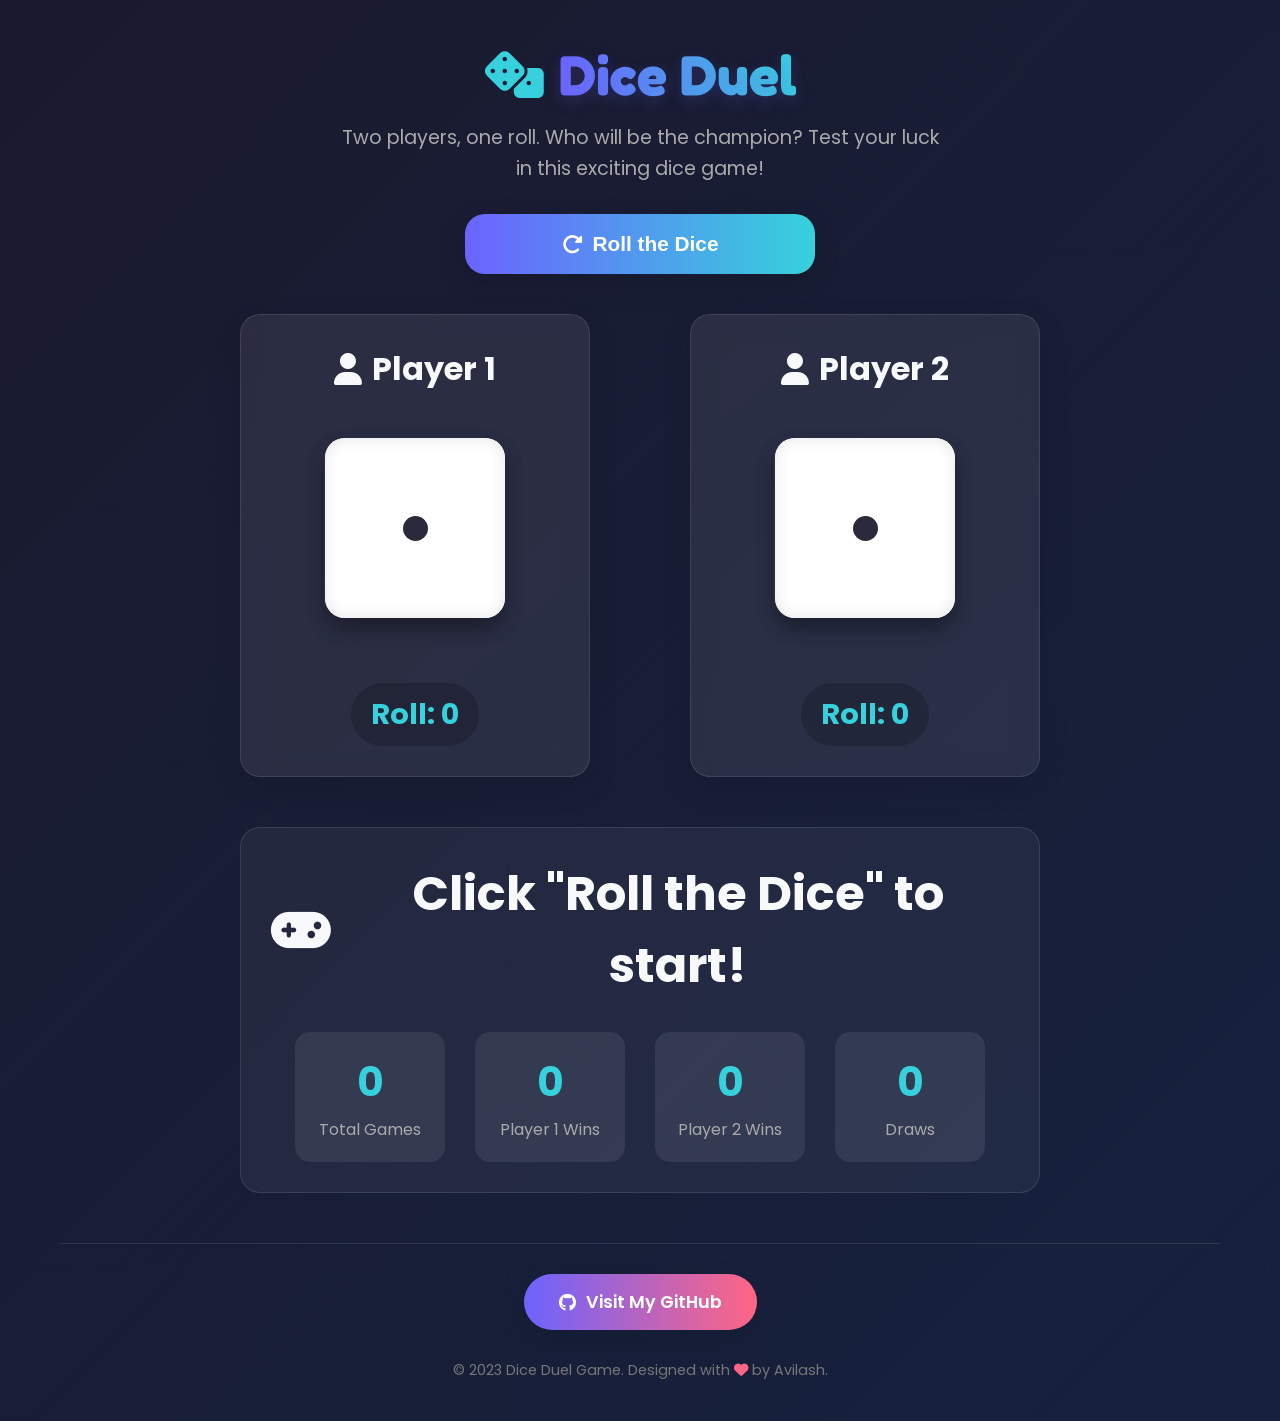
<file: index.html>
<!DOCTYPE html>
<html lang="en" dir="ltr">
<head>
    <meta charset="utf-8">
    <meta name="viewport" content="width=device-width, initial-scale=1.0">
    <title>Dice Duel - Roll & Win</title>
    <link rel="stylesheet" href="https://cdnjs.cloudflare.com/ajax/libs/font-awesome/6.4.0/css/all.min.css">
    <link href="https://fonts.googleapis.com/css2?family=Poppins:wght@400;600;700&family=Fredoka+One&display=swap" rel="stylesheet">
    <style>
        :root {
            --primary: #6c63ff;
            --secondary: #ff6584;
            --accent: #36d1dc;
            --dark: #2a2a3c;
            --light: #f8f9fa;
            --success: #4CAF50;
            --warning: #FF9800;
            --shadow: 0 10px 30px rgba(0, 0, 0, 0.1);
            --radius: 20px;
            --transition: all 0.3s ease;
        }

        * {
            margin: 0;
            padding: 0;
            box-sizing: border-box;
        }

        body {
            font-family: 'Poppins', sans-serif;
            background: linear-gradient(135deg, #1a1a2e 0%, #16213e 100%);
            color: var(--light);
            min-height: 100vh;
            display: flex;
            flex-direction: column;
            align-items: center;
            justify-content: center;
            padding: 20px;
        }

        .container {
            max-width: 1200px;
            width: 100%;
            margin: 0 auto;
            padding: 20px;
        }

        header {
            text-align: center;
            margin-bottom: 40px;
            width: 100%;
        }

        .logo {
            display: flex;
            align-items: center;
            justify-content: center;
            gap: 15px;
            margin-bottom: 15px;
        }

        .logo i {
            font-size: 3rem;
            color: var(--accent);
        }

        .logo h1 {
            font-family: 'Fredoka One', cursive;
            font-size: 3.5rem;
            background: linear-gradient(90deg, var(--primary), var(--accent));
            -webkit-background-clip: text;
            background-clip: text;
            color: transparent;
            text-shadow: 0 5px 15px rgba(108, 99, 255, 0.2);
        }

        .tagline {
            font-size: 1.2rem;
            color: #aaa;
            max-width: 600px;
            margin: 0 auto 30px;
            line-height: 1.6;
        }

        .refresh-btn {
            background: linear-gradient(90deg, var(--primary), var(--accent));
            color: white;
            border: none;
            padding: 18px 40px;
            font-size: 1.3rem;
            font-weight: 600;
            border-radius: var(--radius);
            cursor: pointer;
            transition: var(--transition);
            box-shadow: var(--shadow);
            display: flex;
            align-items: center;
            justify-content: center;
            gap: 10px;
            margin: 0 auto 40px;
            width: 100%;
            max-width: 350px;
        }

        .refresh-btn:hover {
            transform: translateY(-5px);
            box-shadow: 0 15px 30px rgba(108, 99, 255, 0.3);
        }

        .refresh-btn:active {
            transform: translateY(-2px);
        }

        .game-area {
            display: flex;
            flex-wrap: wrap;
            justify-content: center;
            gap: 50px;
            margin-bottom: 50px;
        }

        .player-card {
            background: rgba(255, 255, 255, 0.08);
            backdrop-filter: blur(10px);
            border-radius: var(--radius);
            padding: 30px;
            width: 100%;
            max-width: 350px;
            box-shadow: var(--shadow);
            border: 1px solid rgba(255, 255, 255, 0.1);
            transition: var(--transition);
            text-align: center;
        }

        .player-card:hover {
            transform: translateY(-10px);
            border-color: var(--primary);
        }

        .player-card.active {
            border-color: var(--accent);
            box-shadow: 0 15px 30px rgba(54, 209, 220, 0.2);
        }

        .player-card.winner {
            border-color: var(--success);
            box-shadow: 0 15px 30px rgba(76, 175, 80, 0.2);
        }

        .player-name {
            font-size: 2rem;
            font-weight: 700;
            margin-bottom: 20px;
            color: var(--light);
            display: flex;
            align-items: center;
            justify-content: center;
            gap: 10px;
        }

        .dice-container {
            height: 220px;
            display: flex;
            align-items: center;
            justify-content: center;
            margin: 25px 0;
        }

        .dice {
            width: 180px;
            height: 180px;
            position: relative;
            transform-style: preserve-3d;
            transition: transform 1s ease;
            cursor: pointer;
        }

        .dice.rolling {
            animation: roll 1.5s ease-out;
        }

        @keyframes roll {
            0% { transform: rotateX(0) rotateY(0); }
            25% { transform: rotateX(180deg) rotateY(180deg); }
            50% { transform: rotateX(360deg) rotateY(360deg); }
            75% { transform: rotateX(540deg) rotateY(540deg); }
            100% { transform: rotateX(720deg) rotateY(720deg); }
        }

        .dice-face {
            position: absolute;
            width: 100%;
            height: 100%;
            background: white;
            border-radius: 20px;
            display: grid;
            grid-template-columns: repeat(3, 1fr);
            grid-template-rows: repeat(3, 1fr);
            padding: 15px;
            box-shadow: inset 0 0 15px rgba(0, 0, 0, 0.1), 0 10px 20px rgba(0, 0, 0, 0.2);
        }

        .dot {
            background-color: var(--dark);
            border-radius: 50%;
            width: 25px;
            height: 25px;
            justify-self: center;
            align-self: center;
        }

        /* Dice face positions */
        .face-1 .dot { grid-area: 2 / 2; }
        .face-2 .dot:nth-child(1) { grid-area: 1 / 1; }
        .face-2 .dot:nth-child(2) { grid-area: 3 / 3; }
        .face-3 .dot:nth-child(1) { grid-area: 1 / 1; }
        .face-3 .dot:nth-child(2) { grid-area: 2 / 2; }
        .face-3 .dot:nth-child(3) { grid-area: 3 / 3; }
        .face-4 .dot:nth-child(1) { grid-area: 1 / 1; }
        .face-4 .dot:nth-child(2) { grid-area: 1 / 3; }
        .face-4 .dot:nth-child(3) { grid-area: 3 / 1; }
        .face-4 .dot:nth-child(4) { grid-area: 3 / 3; }
        .face-5 .dot:nth-child(1) { grid-area: 1 / 1; }
        .face-5 .dot:nth-child(2) { grid-area: 1 / 3; }
        .face-5 .dot:nth-child(3) { grid-area: 2 / 2; }
        .face-5 .dot:nth-child(4) { grid-area: 3 / 1; }
        .face-5 .dot:nth-child(5) { grid-area: 3 / 3; }
        .face-6 .dot:nth-child(1) { grid-area: 1 / 1; }
        .face-6 .dot:nth-child(2) { grid-area: 1 / 2; }
        .face-6 .dot:nth-child(3) { grid-area: 1 / 3; }
        .face-6 .dot:nth-child(4) { grid-area: 3 / 1; }
        .face-6 .dot:nth-child(5) { grid-area: 3 / 2; }
        .face-6 .dot:nth-child(6) { grid-area: 3 / 3; }

        /* 3D Dice faces */
        .face-1 { transform: translateZ(90px); }
        .face-2 { transform: rotateY(90deg) translateZ(90px); }
        .face-3 { transform: rotateX(90deg) translateZ(90px); }
        .face-4 { transform: rotateX(-90deg) translateZ(90px); }
        .face-5 { transform: rotateY(-90deg) translateZ(90px); }
        .face-6 { transform: rotateY(180deg) translateZ(90px); }

        .score {
            font-size: 1.8rem;
            font-weight: 700;
            color: var(--accent);
            margin-top: 20px;
            background: rgba(0, 0, 0, 0.2);
            padding: 10px 20px;
            border-radius: 50px;
            display: inline-block;
        }

        .result-area {
            text-align: center;
            margin-top: 30px;
            padding: 30px;
            background: rgba(255, 255, 255, 0.05);
            border-radius: var(--radius);
            border: 1px solid rgba(255, 255, 255, 0.1);
            width: 100%;
            max-width: 800px;
            margin: 0 auto 50px;
        }

        .result-text {
            font-size: 3rem;
            font-weight: 700;
            margin-bottom: 20px;
            min-height: 80px;
            display: flex;
            align-items: center;
            justify-content: center;
            gap: 15px;
        }

        .player1-win { color: var(--primary); }
        .player2-win { color: var(--secondary); }
        .draw { color: var(--warning); }

        .stats {
            display: flex;
            justify-content: center;
            flex-wrap: wrap;
            gap: 30px;
            margin-top: 30px;
        }

        .stat-box {
            background: rgba(255, 255, 255, 0.08);
            border-radius: 15px;
            padding: 20px;
            min-width: 150px;
            text-align: center;
        }

        .stat-value {
            font-size: 2.5rem;
            font-weight: 700;
            color: var(--accent);
        }

        .stat-label {
            font-size: 1rem;
            color: #aaa;
            margin-top: 5px;
        }

        footer {
            text-align: center;
            margin-top: 40px;
            padding-top: 30px;
            border-top: 1px solid rgba(255, 255, 255, 0.1);
            width: 100%;
        }

        .social-link {
            display: inline-flex;
            align-items: center;
            justify-content: center;
            gap: 10px;
            background: linear-gradient(90deg, var(--primary), var(--secondary));
            color: white;
            padding: 15px 35px;
            border-radius: 50px;
            text-decoration: none;
            font-weight: 600;
            font-size: 1.1rem;
            transition: var(--transition);
            box-shadow: var(--shadow);
        }

        .social-link:hover {
            transform: translateY(-5px);
            box-shadow: 0 15px 30px rgba(255, 101, 132, 0.3);
        }

        .copyright {
            margin-top: 30px;
            color: #777;
            font-size: 0.9rem;
        }

        /* Responsive design */
        @media (max-width: 768px) {
            .logo h1 { font-size: 2.5rem; }
            .game-area { gap: 30px; }
            .player-card { max-width: 300px; padding: 20px; }
            .dice { width: 150px; height: 150px; }
            .result-text { font-size: 2.2rem; }
            .refresh-btn { padding: 15px 30px; font-size: 1.1rem; }
        }

        @media (max-width: 600px) {
            .game-area { flex-direction: column; align-items: center; }
            .logo h1 { font-size: 2rem; }
            .logo i { font-size: 2.5rem; }
            .result-text { font-size: 1.8rem; }
            .dice { width: 130px; height: 130px; }
        }
    </style>
</head>
<body>
    <div class="container">
        <header>
            <div class="logo">
                <i class="fas fa-dice"></i>
                <h1>Dice Duel</h1>
            </div>
            <p class="tagline">Two players, one roll. Who will be the champion? Test your luck in this exciting dice game!</p>
            
            <button id="refreshButton" class="refresh-btn">
                <i class="fas fa-redo-alt"></i> Roll the Dice
            </button>
        </header>

        <main>
            <div class="game-area">
                <div class="player-card" id="player1">
                    <div class="player-name">
                        <i class="fas fa-user"></i> Player 1
                    </div>
                    <div class="dice-container">
                        <div class="dice" id="dice1">
                            <!-- 3D Dice faces will be generated by JavaScript -->
                        </div>
                    </div>
                    <div class="score">Roll: <span id="score1">0</span></div>
                </div>

                <div class="vs-text">
                    <!-- VS will be shown in result area -->
                </div>

                <div class="player-card" id="player2">
                    <div class="player-name">
                        <i class="fas fa-user"></i> Player 2
                    </div>
                    <div class="dice-container">
                        <div class="dice" id="dice2">
                            <!-- 3D Dice faces will be generated by JavaScript -->
                        </div>
                    </div>
                    <div class="score">Roll: <span id="score2">0</span></div>
                </div>
            </div>

            <div class="result-area">
                <div class="result-text" id="resultText">
                    <i class="fas fa-gamepad"></i> Click "Roll the Dice" to start!
                </div>
                
                <div class="stats">
                    <div class="stat-box">
                        <div class="stat-value" id="totalGames">0</div>
                        <div class="stat-label">Total Games</div>
                    </div>
                    <div class="stat-box">
                        <div class="stat-value" id="player1Wins">0</div>
                        <div class="stat-label">Player 1 Wins</div>
                    </div>
                    <div class="stat-box">
                        <div class="stat-value" id="player2Wins">0</div>
                        <div class="stat-label">Player 2 Wins</div>
                    </div>
                    <div class="stat-box">
                        <div class="stat-value" id="draws">0</div>
                        <div class="stat-label">Draws</div>
                    </div>
                </div>
            </div>
        </main>

        <footer>
            <a href="https://github.com/Avilash02" class="social-link" target="_blank">
                <i class="fab fa-github"></i> Visit My GitHub
            </a>
            <p class="copyright">
                &copy; 2023 Dice Duel Game. Designed with <i class="fas fa-heart" style="color:#ff6584;"></i> by Avilash.
            </p>
        </footer>
    </div>

    <script>
        // Game state variables
        let totalGames = 0;
        let player1Wins = 0;
        let player2Wins = 0;
        let draws = 0;
        
        // DOM elements
        const refreshButton = document.getElementById('refreshButton');
        const dice1Element = document.getElementById('dice1');
        const dice2Element = document.getElementById('dice2');
        const score1Element = document.getElementById('score1');
        const score2Element = document.getElementById('score2');
        const resultTextElement = document.getElementById('resultText');
        const player1Card = document.getElementById('player1');
        const player2Card = document.getElementById('player2');
        
        // Stats elements
        const totalGamesElement = document.getElementById('totalGames');
        const player1WinsElement = document.getElementById('player1Wins');
        const player2WinsElement = document.getElementById('player2Wins');
        const drawsElement = document.getElementById('draws');
        
        // Initialize 3D dice faces
        function createDiceFaces(diceElement) {
            // Clear any existing faces
            diceElement.innerHTML = '';
            
            // Create 6 faces for the dice
            for (let i = 1; i <= 6; i++) {
                const face = document.createElement('div');
                face.className = `dice-face face-${i}`;
                
                // Add dots based on face number
                for (let j = 0; j < i; j++) {
                    const dot = document.createElement('div');
                    dot.className = 'dot';
                    face.appendChild(dot);
                }
                
                diceElement.appendChild(face);
            }
        }
        
        // Initialize dice
        createDiceFaces(dice1Element);
        createDiceFaces(dice2Element);
        
        // Update stats display
        function updateStats() {
            totalGamesElement.textContent = totalGames;
            player1WinsElement.textContent = player1Wins;
            player2WinsElement.textContent = player2Wins;
            drawsElement.textContent = draws;
        }
        
        // Roll the dice
        function rollDice() {
            // Reset player card styles
            player1Card.classList.remove('winner', 'active');
            player2Card.classList.remove('winner', 'active');
            
            // Add rolling animation
            dice1Element.classList.add('rolling');
            dice2Element.classList.add('rolling');
            
            // Generate random numbers
            const randomNumber1 = Math.floor(Math.random() * 6) + 1;
            const randomNumber2 = Math.floor(Math.random() * 6) + 1;
            
            // Update dice display after animation
            setTimeout(() => {
                // Remove rolling animation
                dice1Element.classList.remove('rolling');
                dice2Element.classList.remove('rolling');
                
                // Set dice rotation to show correct face
                const rotations = [
                    'rotateX(0) rotateY(0)',
                    'rotateY(-90deg)',
                    'rotateX(-90deg)',
                    'rotateX(90deg)',
                    'rotateY(90deg)',
                    'rotateY(180deg)'
                ];
                
                dice1Element.style.transform = rotations[randomNumber1 - 1];
                dice2Element.style.transform = rotations[randomNumber2 - 1];
                
                // Update scores
                score1Element.textContent = randomNumber1;
                score2Element.textContent = randomNumber2;
                
                // Determine winner
                determineWinner(randomNumber1, randomNumber2);
                
                // Update stats
                updateStats();
            }, 1500);
        }
        
        // Determine winner and update UI
        function determineWinner(num1, num2) {
            totalGames++;
            
            let resultHTML = '';
            let resultClass = '';
            
            if (num1 > num2) {
                // Player 1 wins
                player1Wins++;
                resultHTML = `<i class="fas fa-trophy" style="color:var(--primary);"></i> Player 1 Wins!`;
                resultClass = 'player1-win';
                
                // Update player cards
                player1Card.classList.add('winner');
                player2Card.classList.add('active');
            } else if (num2 > num1) {
                // Player 2 wins
                player2Wins++;
                resultHTML = `<i class="fas fa-trophy" style="color:var(--secondary);"></i> Player 2 Wins!`;
                resultClass = 'player2-win';
                
                // Update player cards
                player2Card.classList.add('winner');
                player1Card.classList.add('active');
            } else {
                // Draw
                draws++;
                resultHTML = `<i class="fas fa-handshake" style="color:var(--warning);"></i> It's a Draw!`;
                resultClass = 'draw';
                
                // Update player cards
                player1Card.classList.add('active');
                player2Card.classList.add('active');
            }
            
            // Update result text
            resultTextElement.innerHTML = resultHTML;
            resultTextElement.className = `result-text ${resultClass}`;
        }
        
        // Event listener for the roll button
        refreshButton.addEventListener('click', rollDice);
        
        // Initialize stats display
        updateStats();
        
        // Add some interactivity to dice
        dice1Element.addEventListener('click', () => {
            // Highlight player 1 card
            player1Card.classList.add('active');
            setTimeout(() => player1Card.classList.remove('active'), 500);
        });
        
        dice2Element.addEventListener('click', () => {
            // Highlight player 2 card
            player2Card.classList.add('active');
            setTimeout(() => player2Card.classList.remove('active'), 500);
        });
        
        // Add keyboard support
        document.addEventListener('keydown', (event) => {
            if (event.code === 'Space' || event.code === 'Enter') {
                event.preventDefault();
                rollDice();
            }
        });
        
        // Add a welcome message with initial roll after page load
        window.addEventListener('load', () => {
            setTimeout(() => {
                rollDice();
            }, 500);
        });
    </script>
</body>
</html>
</file>
